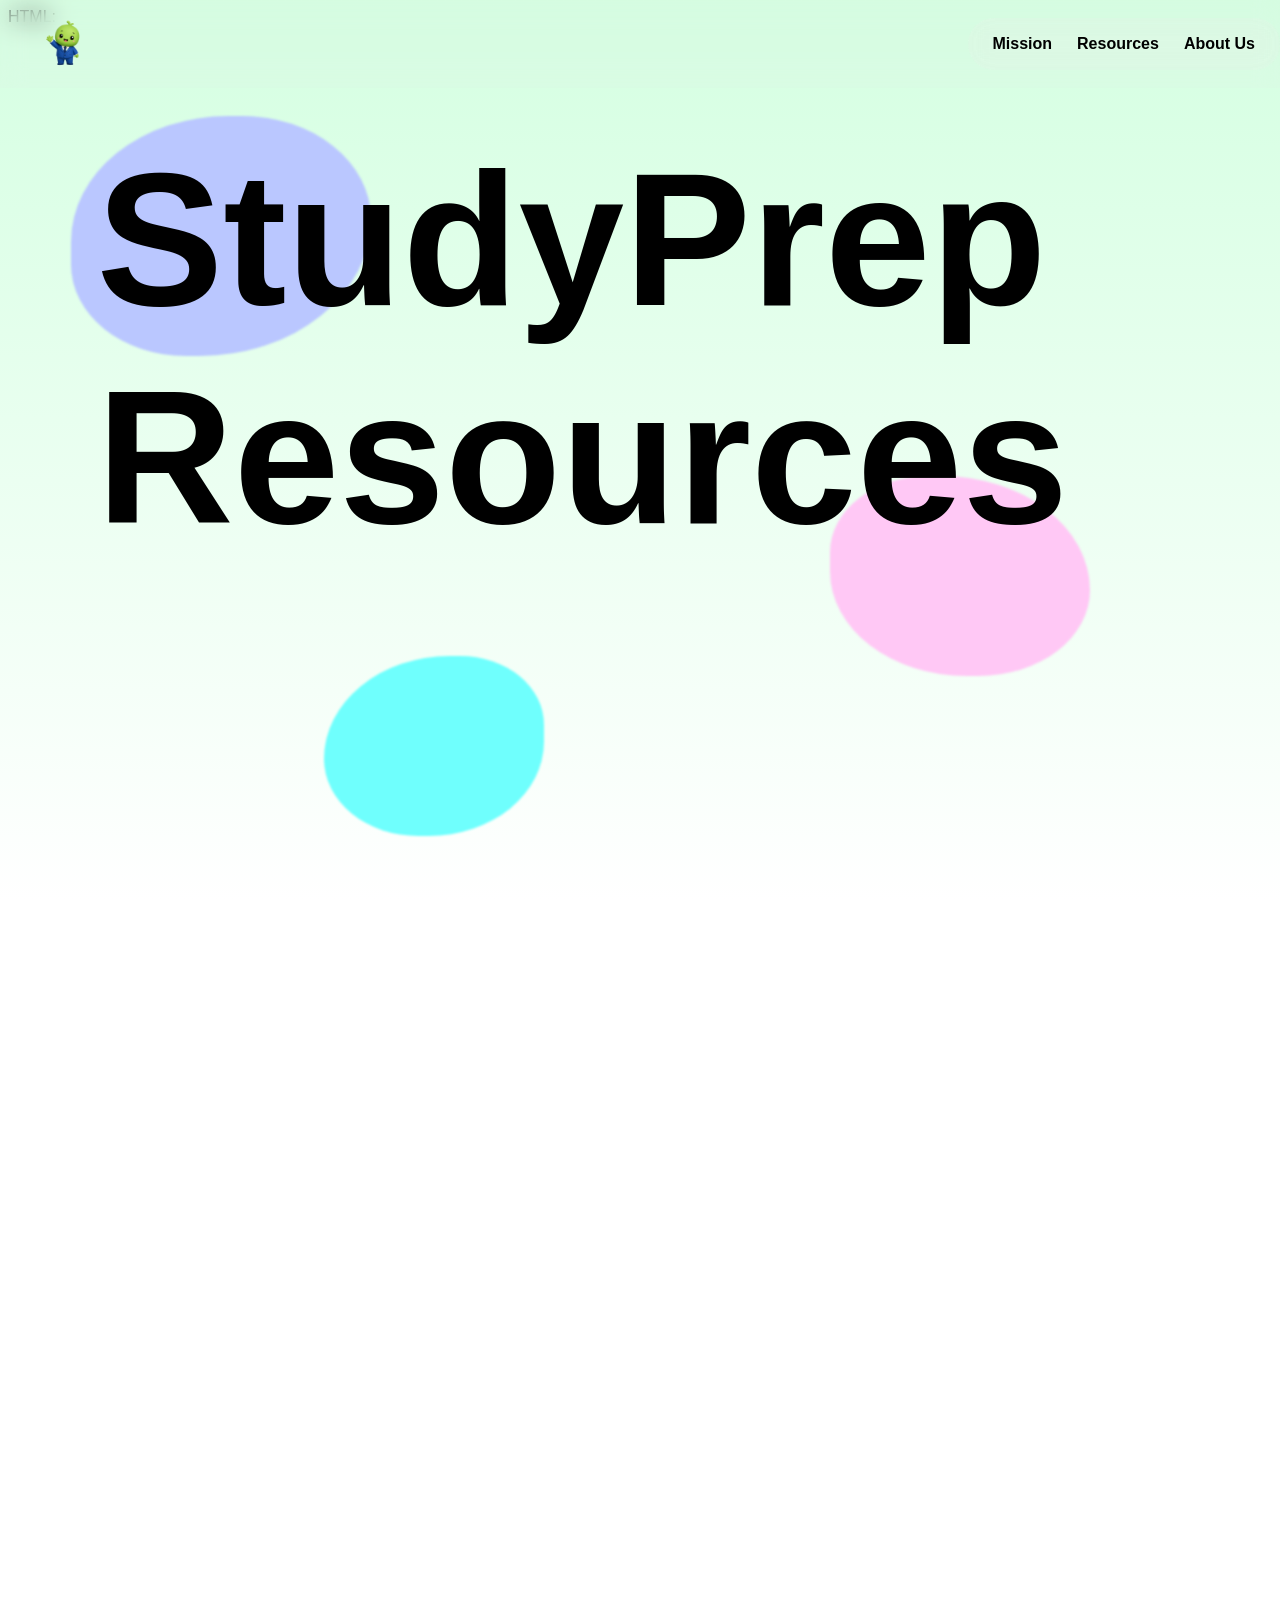
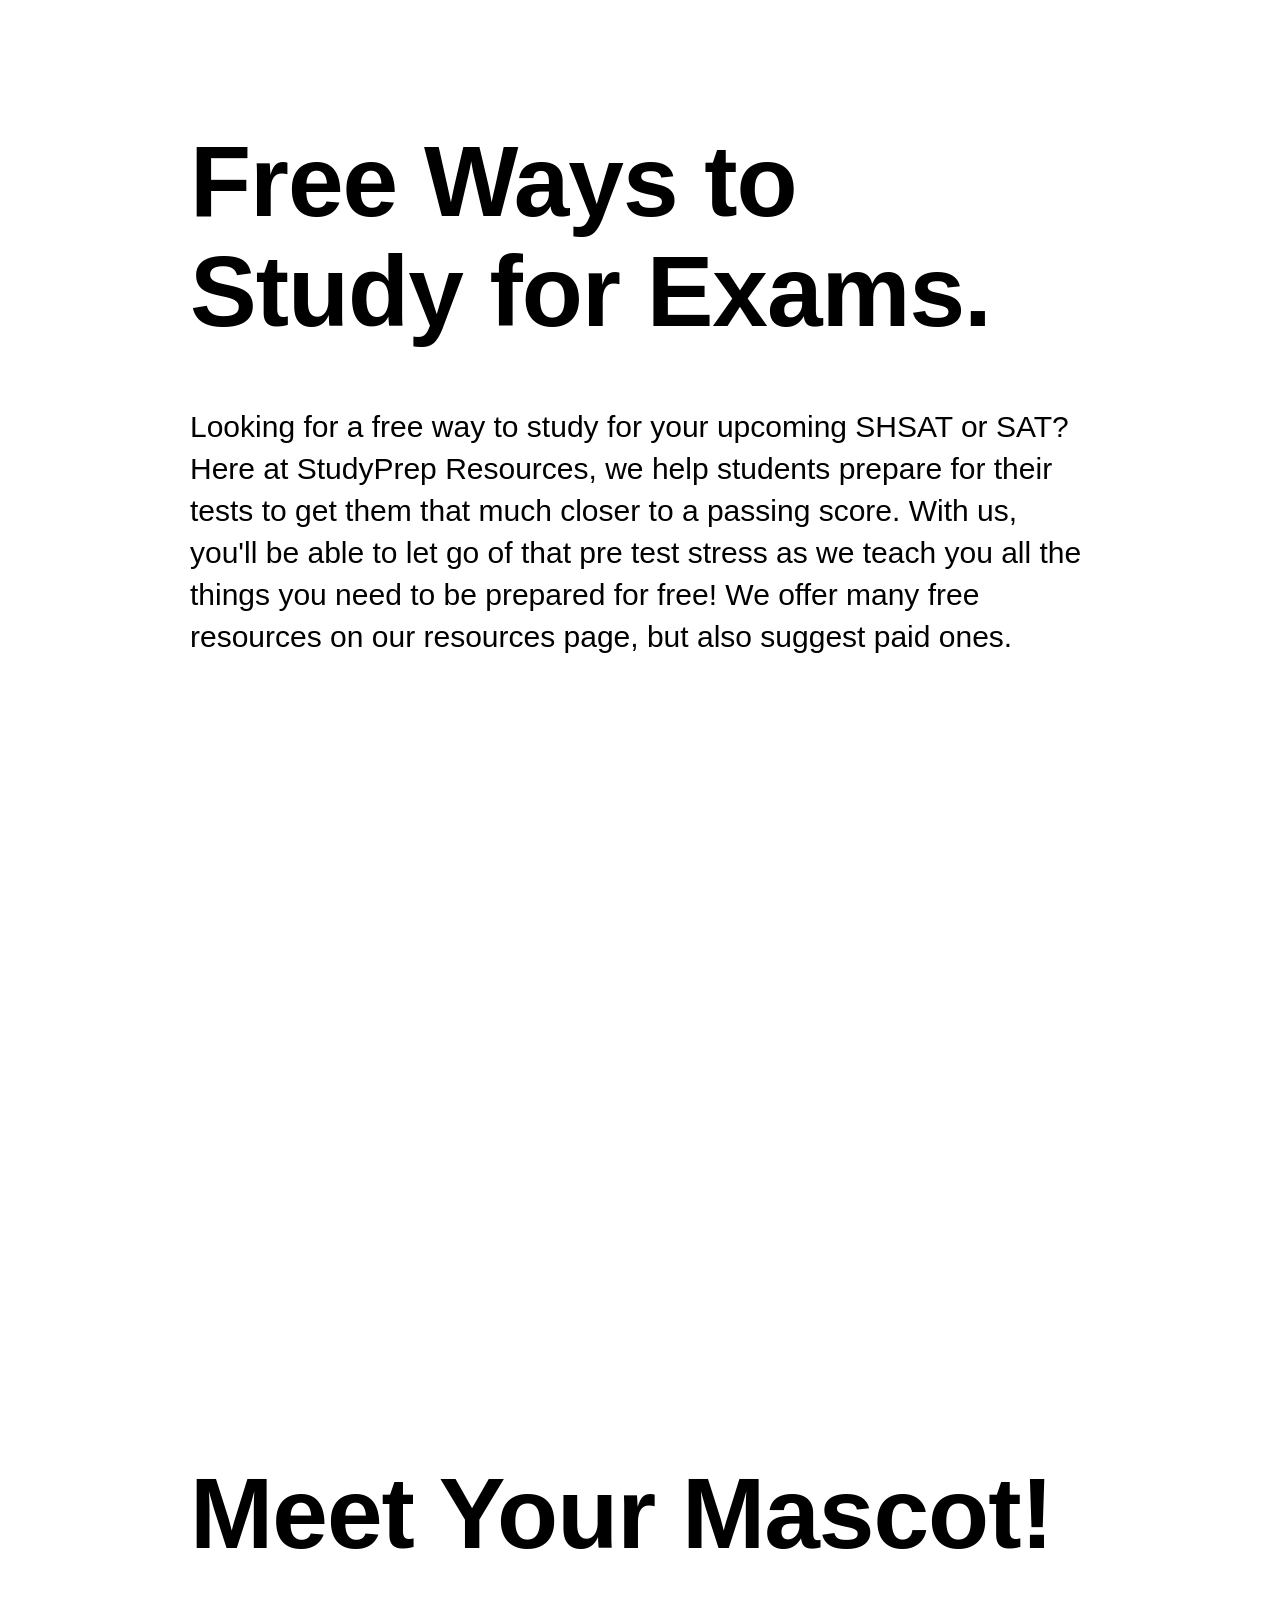
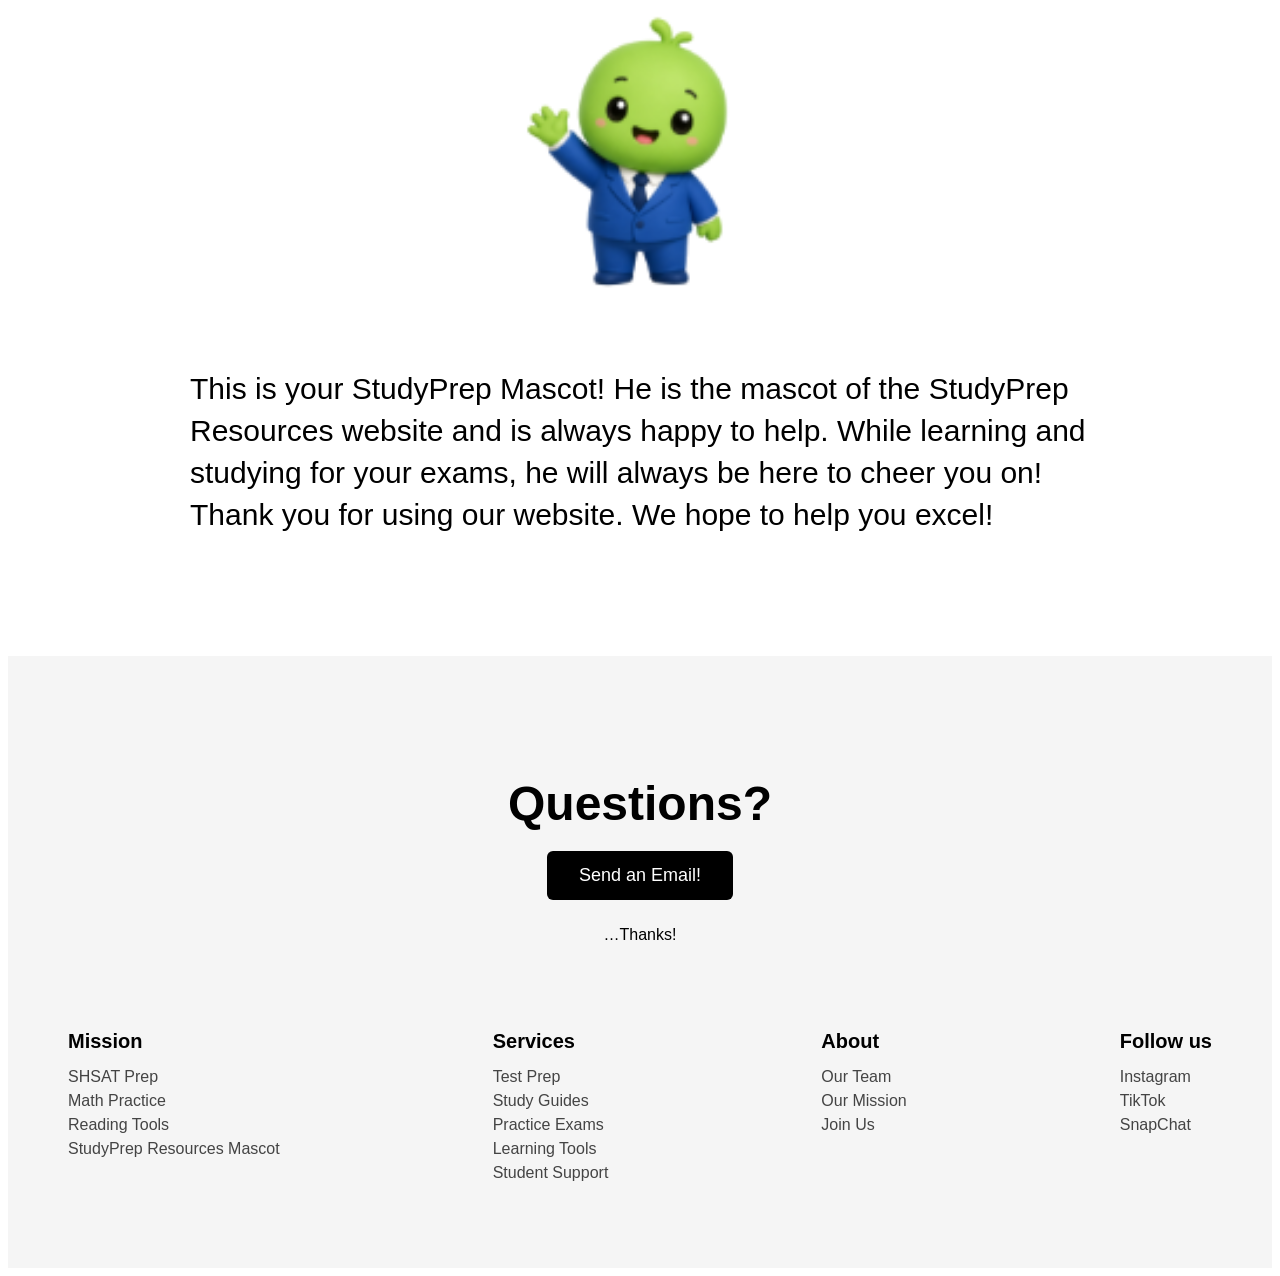
<file: index.html>
HTML: <!DOCTYPE html>
<html lang="en">
  <head>
    <meta charset="UTF-8" />
    <meta name="viewport" content="width=device-width, initial-scale=1.0" />
    <meta http-equiv="X-UA-Compatible" content="ie=edge" />
    <title>Homepage | StudyPrep Resources</title>
    <link rel="stylesheet" href="styles.css" />
  </head>
  <body>
    <!-- NAVBAR -->
    <nav class="navbar">
      <div class="nav-left">
        <a href="index.html">
          <img src="images/realLOGO.png" alt="logo/home" class="logo" />
        </a>
      </div>
      <div class="nav-right">
        <a href="mission.html" class="nav-btn">Mission</a>
        <a href="resources.html" class="nav-btn">Resources</a>
        <a href="meettheteam.html" class="nav-btn">About Us</a>
      </div>
    </nav>
    <!-- TEXT-MAIN -->
    <div class="text">
      <div class="blob blob1"></div>
      <div class="blob blob2"></div>
      <div class="blob blob3"></div>
      <div class="title">StudyPrep Resources</div>
    </div>
    <h3 class="fade-scroll">Free Ways to Study for Exams.</h3>
    <h5 class="fade-scroll">
      Looking for a free way to study for your upcoming SHSAT or SAT? Here at
      StudyPrep Resources, we help students prepare for their tests to get them that much
      closer to a passing score. With us, you'll be able to let go of that pre
      test stress as we teach you all the things you need to be prepared for
      free! We offer many free resources on our resources page, but also suggest
      paid ones.
    </h5>
    <h3 class="fade-scroll">Meet Your Mascot!</h3>
    <img
      src="images/realLOGO.png"
      alt="StudyPrep Resources logo"
      class="icons fade-scroll"
    />
    <h5 class="fade-scroll">
      This is your StudyPrep Mascot! He is the mascot of the StudyPrep Resources website and
      is always happy to help. While learning and studying for your exams, he will always be here to cheer you on! Thank you for using our
      website. We hope to help you excel!
    </h5>
    <footer class="site-footer">
      <div class="footer-top">
        <h2>Questions?</h2>
        <button class="footer-btn">Send an Email!</button>
        <p>…Thanks!</p>
      </div>
      <div class="footer-columns">
        <div class="footer-col">
          <h4>Mission</h4>
          <p>SHSAT Prep</p>
          <p>Math Practice</p>
          <p>Reading Tools</p>
          <p>StudyPrep Resources Mascot</p>
        </div>
        <div class="footer-col">
          <h4>Services</h4>
          <p>Test Prep</p>
          <p>Study Guides</p>
          <p>Practice Exams</p>
          <p>Learning Tools</p>
          <p>Student Support</p>
        </div>
        <div class="footer-col">
          <h4>About</h4>
          <p>Our Team</p>
          <p>Our Mission</p>
          <p>Join Us</p>
        </div>
        <div class="footer-col">
          <h4>Follow us</h4>
          <p>Instagram</p>
          <p>TikTok</p>
          <p>SnapChat</p>
        </div>
      </div>
    </footer>
    <script src="script.js"></script>
  </body>
</html>
</file>
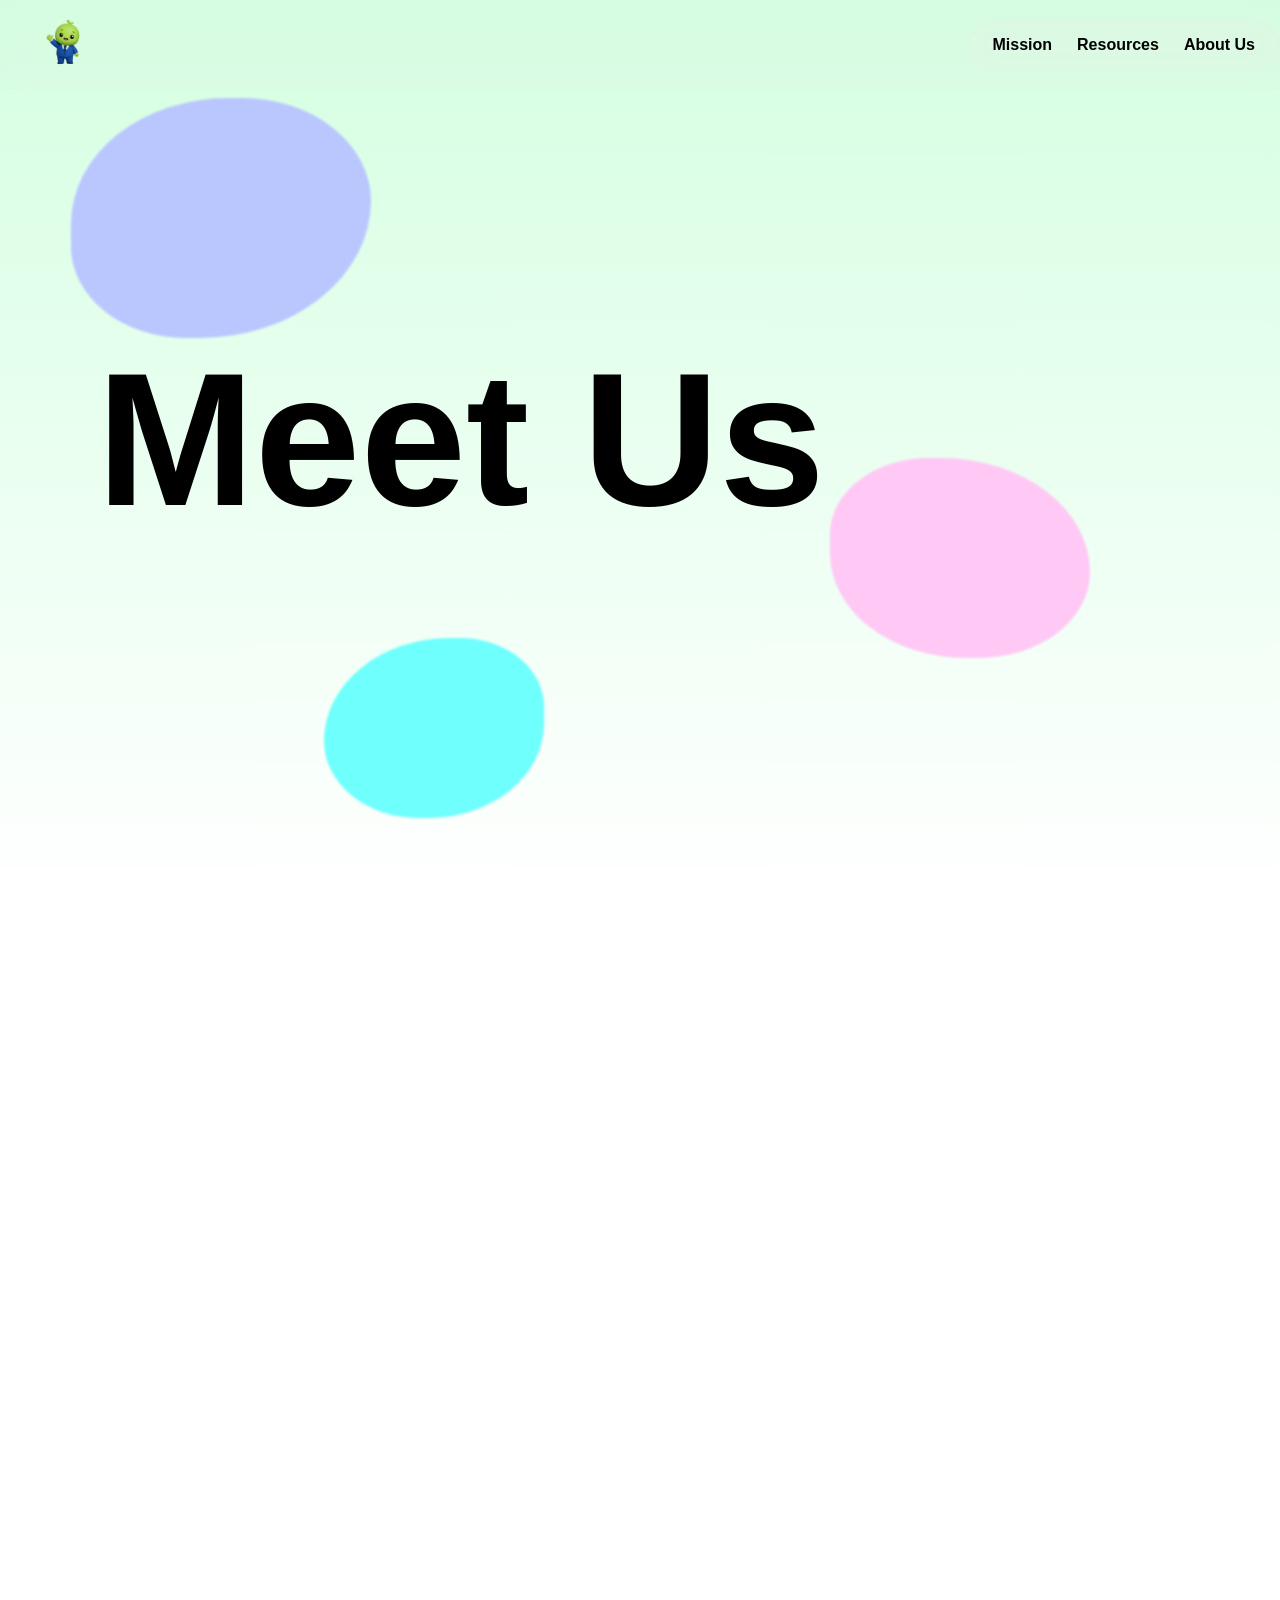
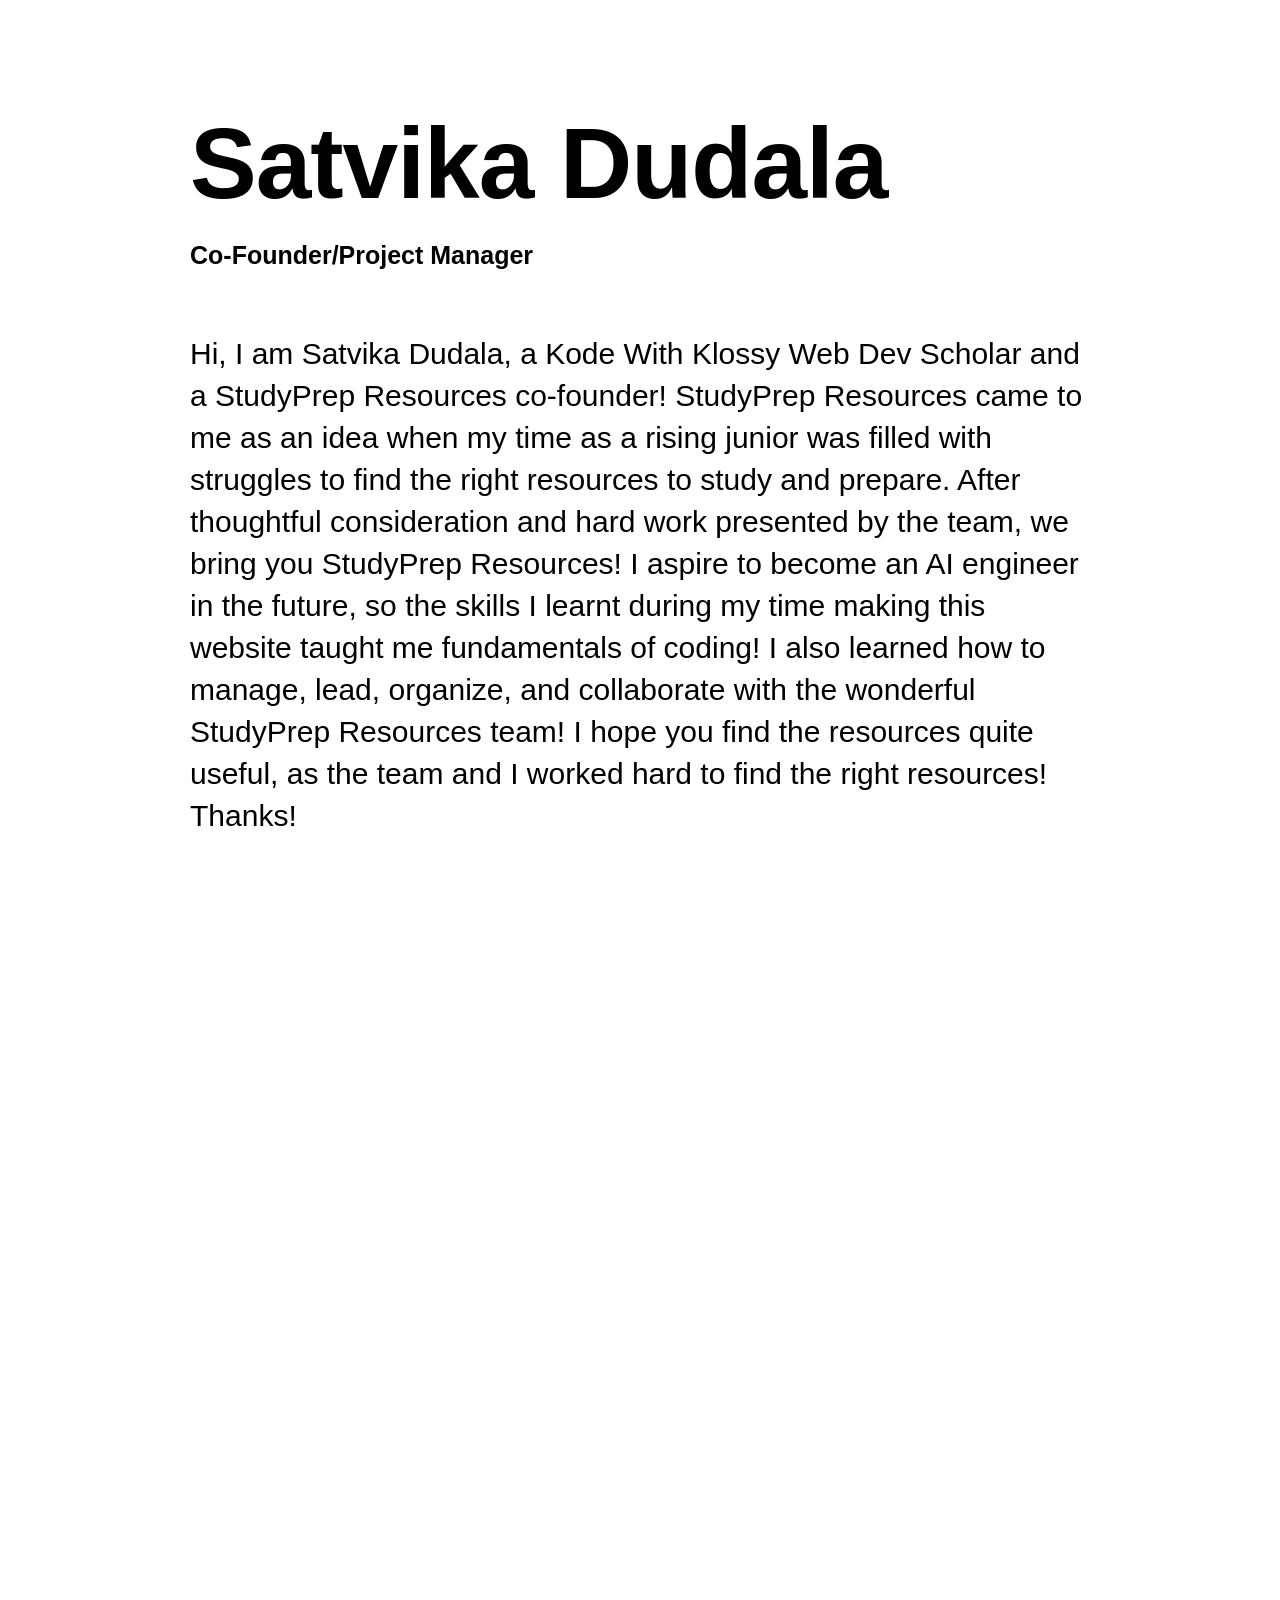
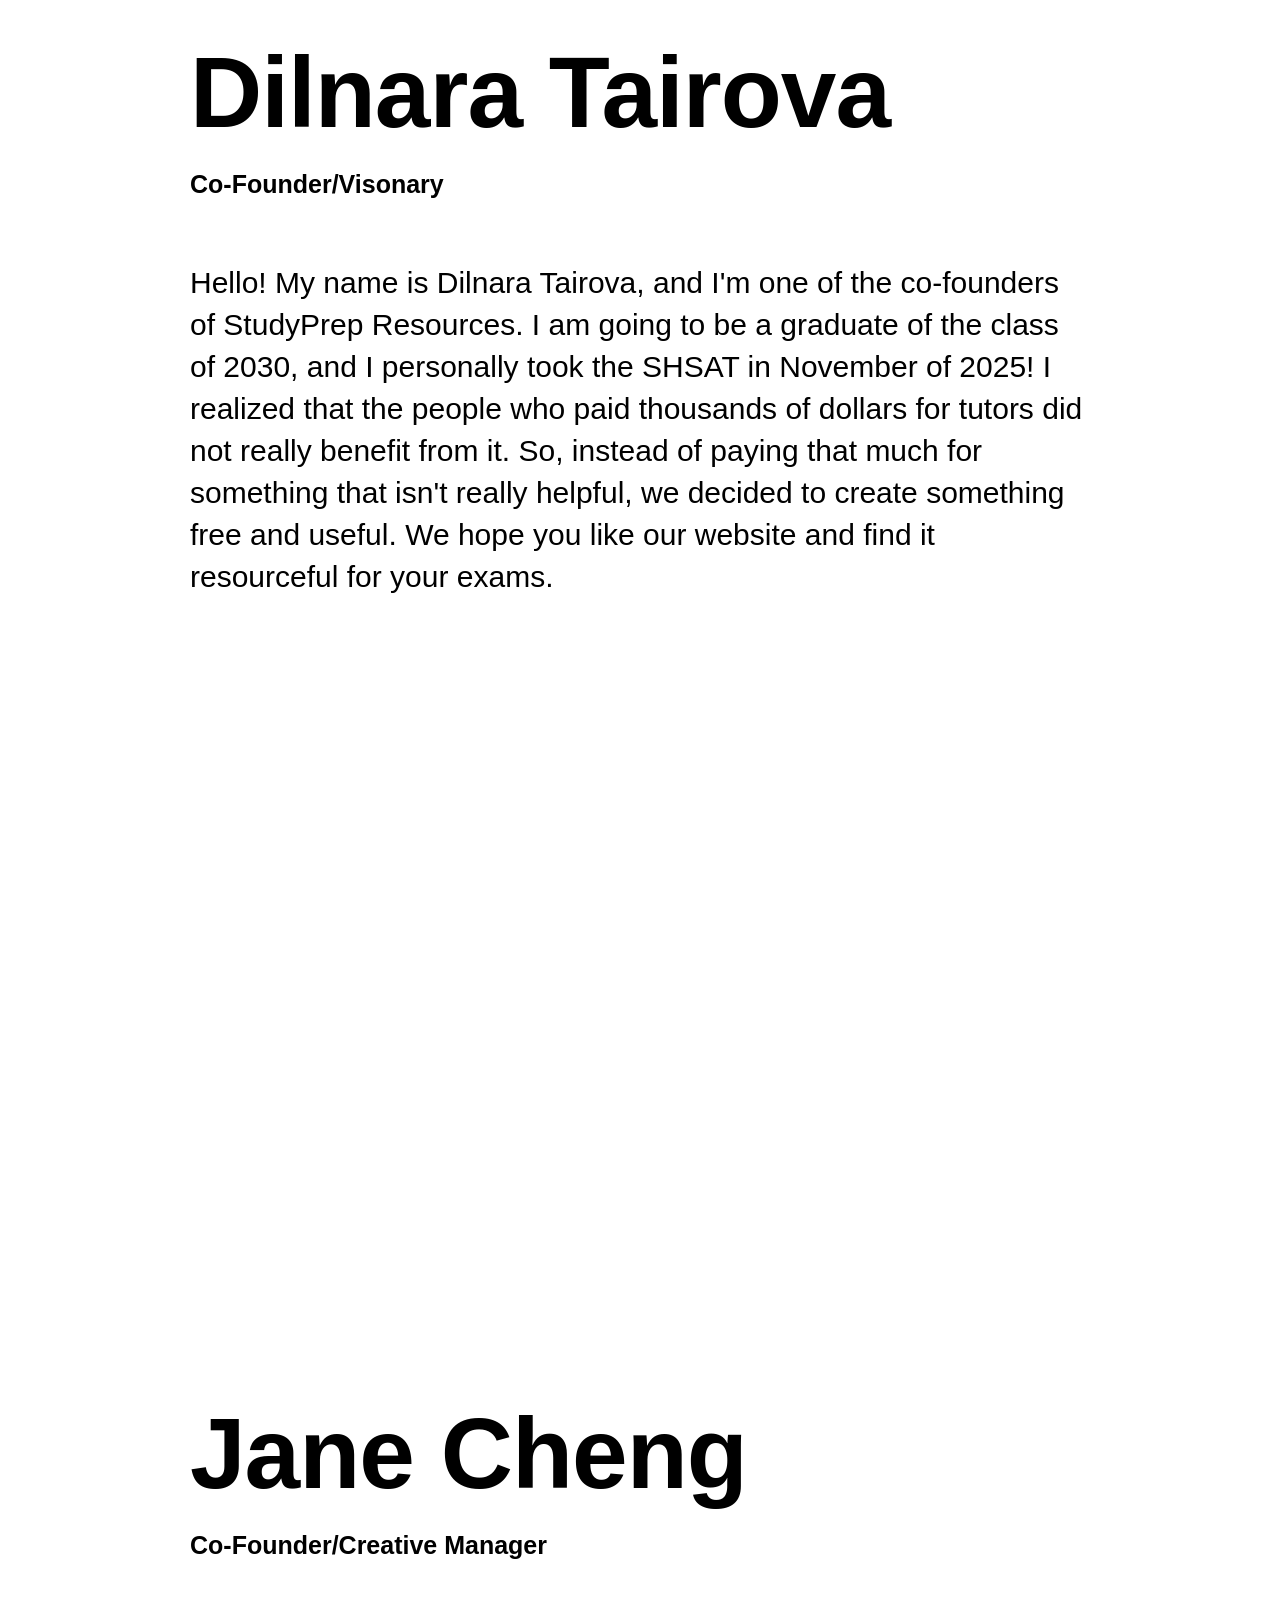
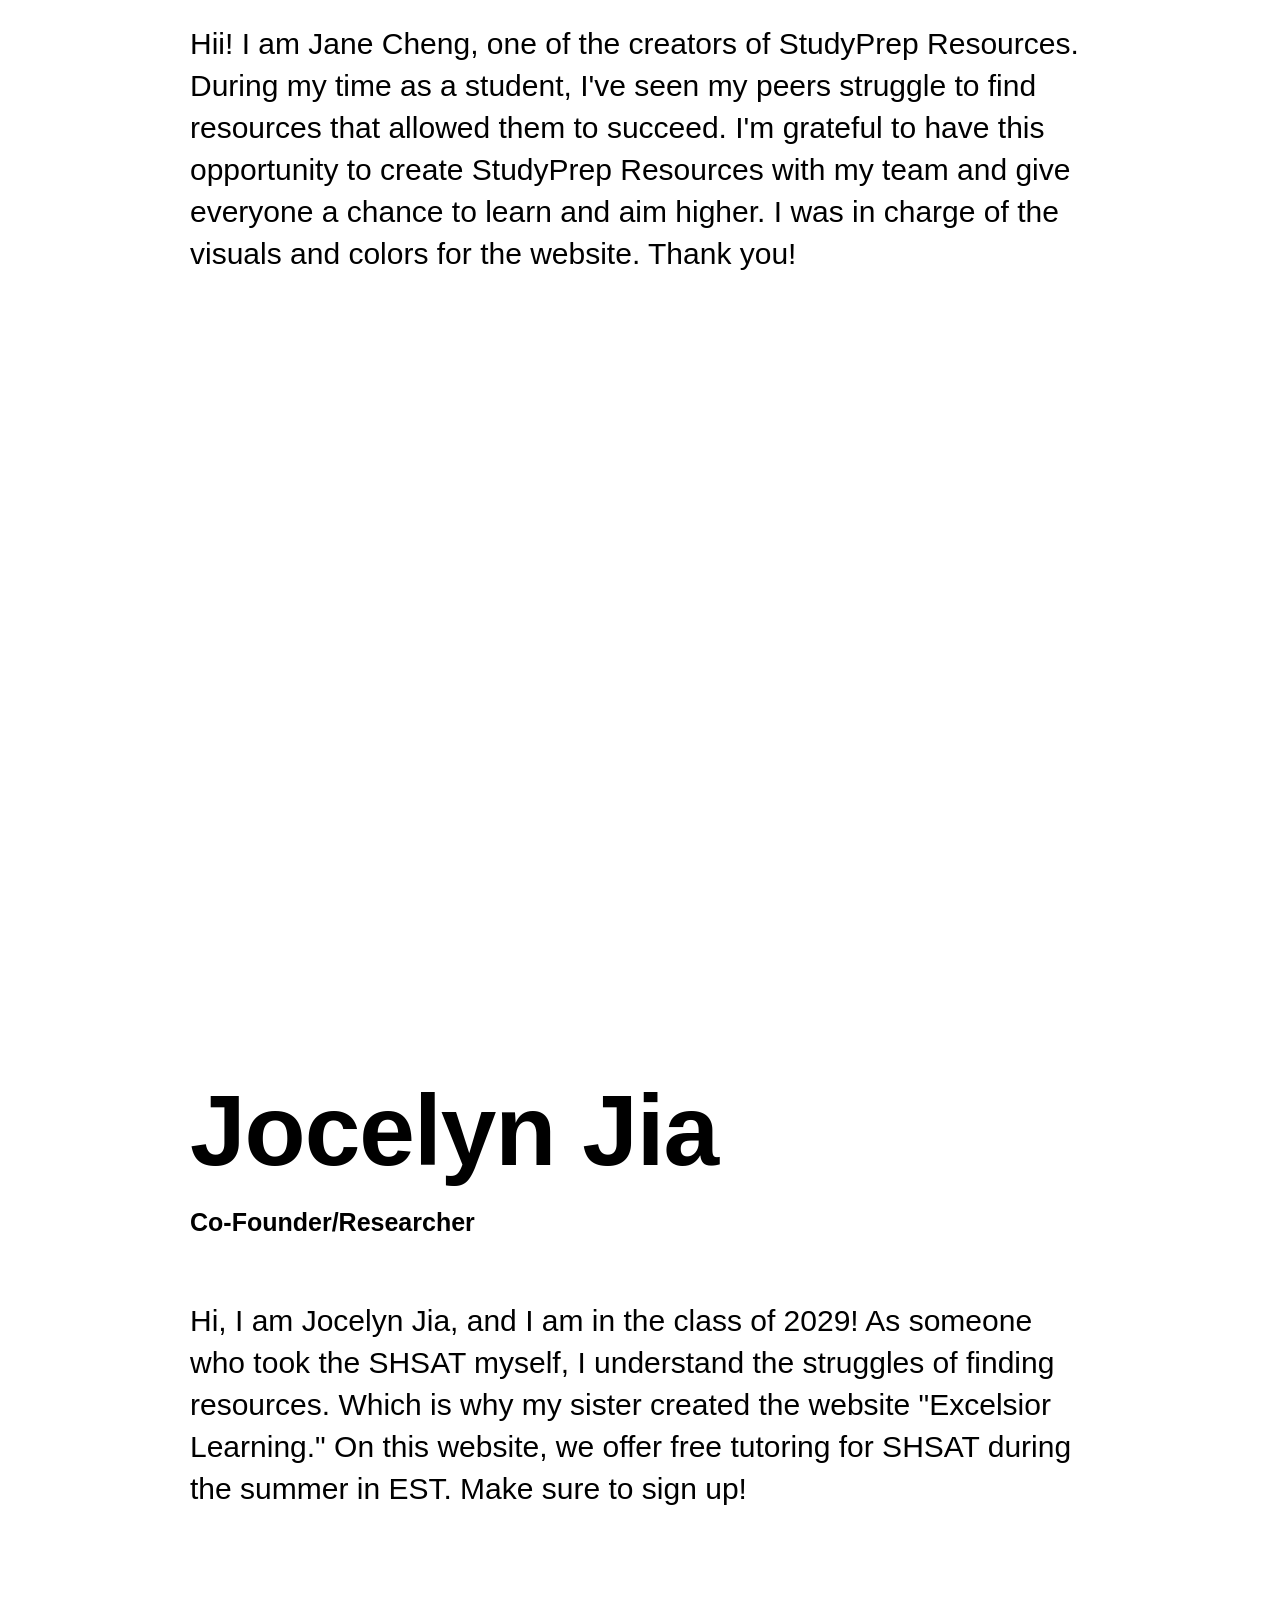
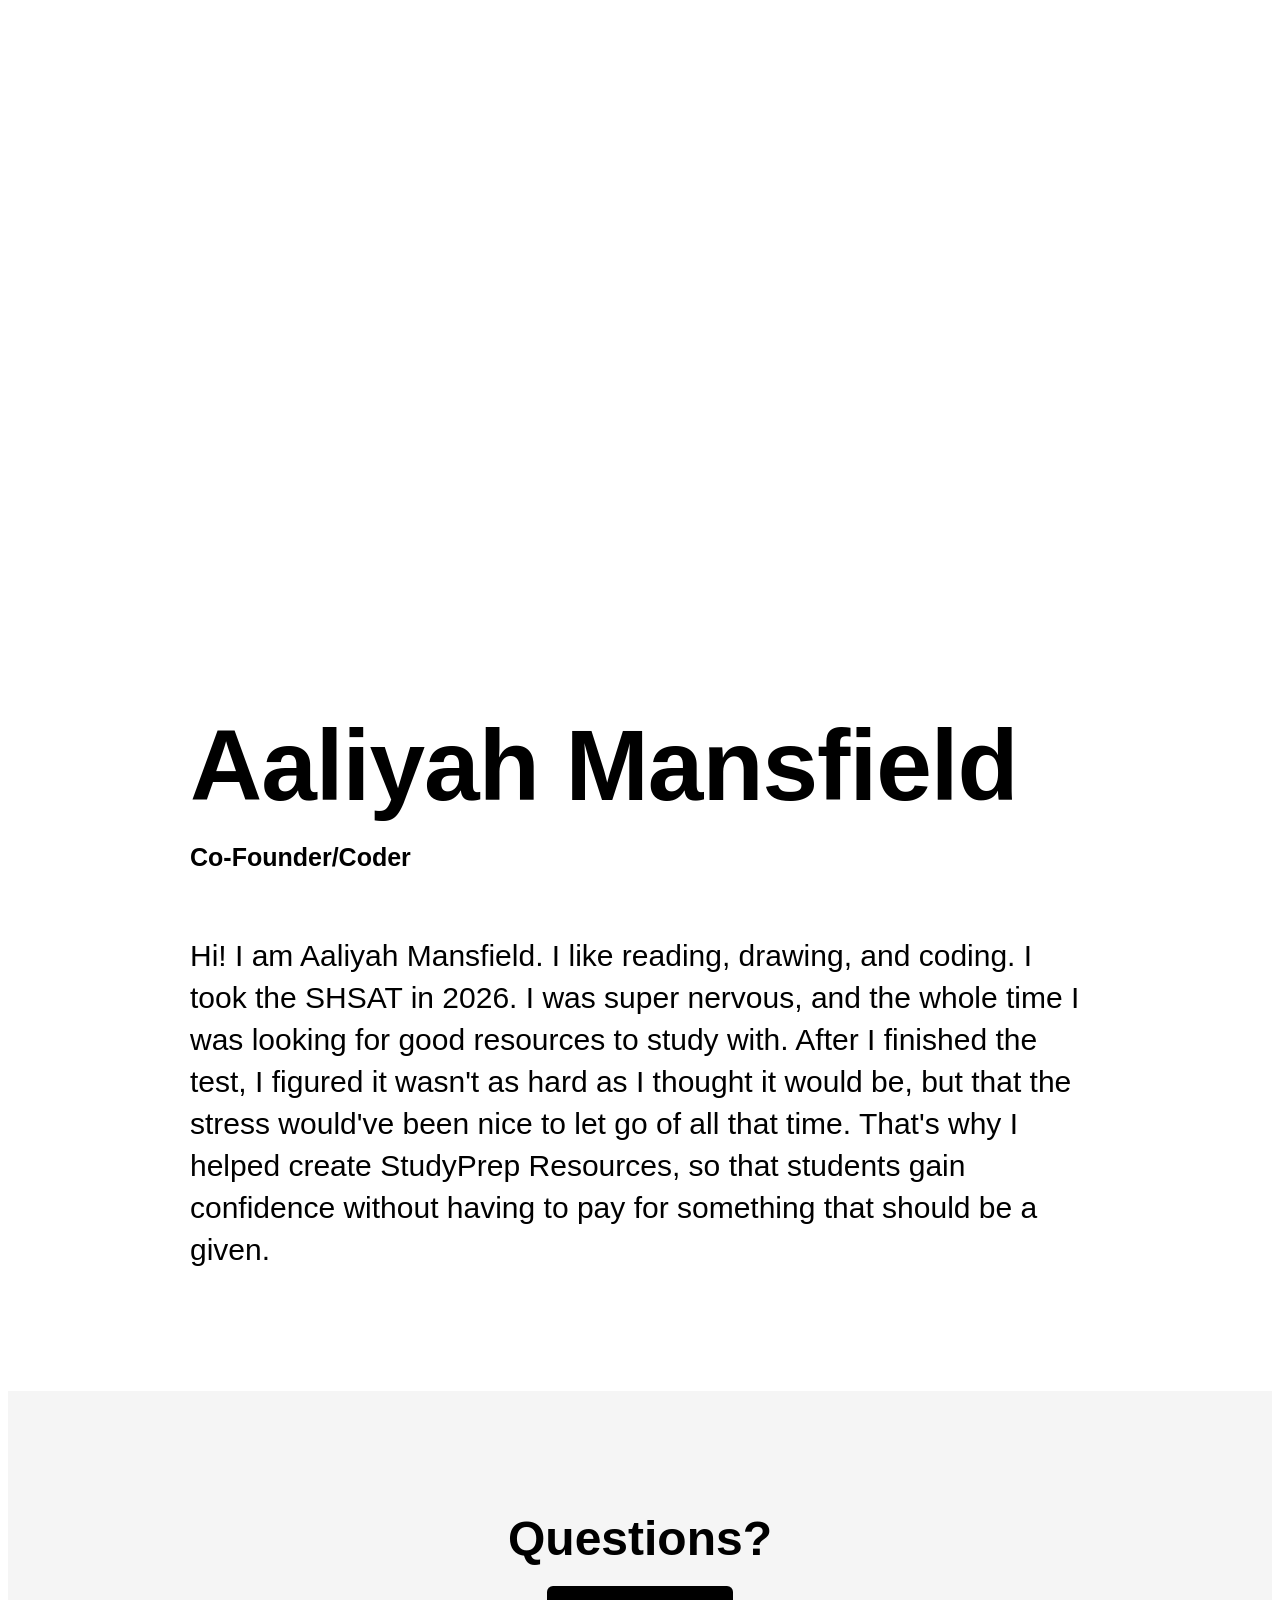
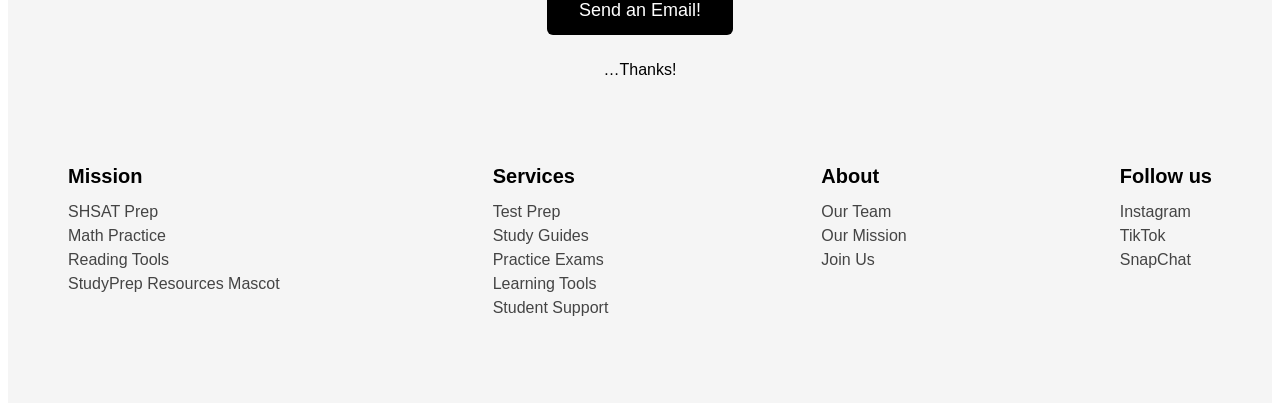
<file: meettheteam.html>
<!DOCTYPE html>
<html lang="en">
  <head>
    <meta charset="UTF-8" />
    <meta name="viewport" content="width=device-width, initial-scale=1.0" />
    <meta http-equiv="X-UA-Compatible" content="ie=edge" />
    <title>About Us | StudyPrep Resources</title>
    <link rel="stylesheet" href="meettheteam.css" />
  </head>

  <body>
    <!-- NAVBAR -->
    <nav class="navbar">
      <div class="nav-left">
        <a href="index.html">
          <img src="images/realLOGO.png" alt="logo/home" class="logo" />
        </a>
      </div>
      <div class="nav-right">
        <a href="mission.html" class="nav-btn">Mission</a>
        <a href="resources.html" class="nav-btn">Resources</a>
        <a href="meettheteam.html" class="nav-btn">About Us</a>
      </div>
    </nav>

    <!-- TEXT-MAIN -->
    <div class="text">
      <div class="blob blob1"></div>
      <div class="blob blob2"></div>
      <div class="blob blob3"></div>
      <div class="title">Meet Us</div>
    </div>
    <!-- SATVIKA  -->
    <h3 class="fade-scroll">Satvika Dudala</h3>
    <h4 class="roles fade-scroll">Co-Founder/Project Manager</h4>
    <h5 class="fade-scroll">
      Hi, I am Satvika Dudala, a Kode With Klossy Web Dev Scholar and a StudyPrep Resources co-founder! StudyPrep Resources came to me as an idea when my time as a
      rising junior was filled with struggles to find the right resources to
      study and prepare. After thoughtful consideration and hard work presented
      by the team, we bring you StudyPrep Resources! I aspire to become an AI engineer
      in the future, so the skills I learnt during my time making this website
      taught me fundamentals of coding! I also learned how to manage, lead,
      organize, and collaborate with the wonderful StudyPrep Resources team! I hope you
      find the resources quite useful, as the team and I worked hard to find
      the right resources! Thanks!
    </h5>

    <!-- DILNARA -->
    <h3 class="fade-scroll">Dilnara Tairova</h3>
    <h4 class="roles fade-scroll">Co-Founder/Visonary</h4>

    <h5 class="fade-scroll">
      Hello! My name is Dilnara Tairova, and I'm one of the co-founders of StudyPrep Resources. I am going to be a graduate of the class of 2030, and I personally took
      the SHSAT in November of 2025! I realized that the people who paid
      thousands of dollars for tutors did not really benefit from it. So,
      instead of paying that much for something that isn't really helpful, we
      decided to create something free and useful. We hope you like our website
      and find it resourceful for your exams.
    </h5>
    <!-- JANE -->
    <h3 class="fade-scroll">Jane Cheng</h3>
    <h4 class="roles fade-scroll">Co-Founder/Creative Manager</h4>

    <h5 class="fade-scroll">
      Hii! I am Jane Cheng, one of the creators of StudyPrep Resources. During my time
      as a student, I've seen my peers struggle to find resources that allowed
      them to succeed. I'm grateful to have this opportunity to create StudyPrep Resources with my team and give everyone a chance to learn and aim higher. I
      was in charge of the visuals and colors for the website. Thank you!
    </h5>

    <!-- JOCELYN -->
    <h3 class="fade-scroll">Jocelyn Jia</h3>
    <h4 class="roles fade-scroll">Co-Founder/Researcher</h4>

    <h5 class="fade-scroll">
      Hi, I am Jocelyn Jia, and I am in the class of 2029! As someone who took
      the SHSAT myself, I understand the struggles of finding resources. Which
      is why my sister created the website "Excelsior Learning." On this website,
      we offer free tutoring for SHSAT during the summer in EST. Make
      sure to sign up!
    </h5>
    <!-- AALIYAH -->
    <h3 class="fade-scroll">Aaliyah Mansfield</h3>
    <h4 class="roles fade-scroll">Co-Founder/Coder</h4>

    <h5 class="fade-scroll">
      Hi! I am Aaliyah Mansfield. I like reading, drawing, and coding. I took the
      SHSAT in 2026. I was super nervous, and the whole time I was looking for
      good resources to study with. After I finished the test, I figured it
      wasn't as hard as I thought it would be, but that the stress would've been
      nice to let go of all that time. That's why I helped create StudyPrep Resources,
      so that students gain confidence without having to pay for something that
      should be a given.
    </h5>

    <!-- FOOTER -->
    <footer class="site-footer">
      <div class="footer-top">
        <h2>Questions?</h2>
        <button class="footer-btn">Send an Email!</button>
        <p>…Thanks!</p>
      </div>

      <div class="footer-columns">
        <div class="footer-col">
          <h4>Mission</h4>
          <p>SHSAT Prep</p>
          <p>Math Practice</p>
          <p>Reading Tools</p>
          <p>StudyPrep Resources Mascot</p>
        </div>

        <div class="footer-col">
          <h4>Services</h4>
          <p>Test Prep</p>
          <p>Study Guides</p>
          <p>Practice Exams</p>
          <p>Learning Tools</p>
          <p>Student Support</p>
        </div>

        <div class="footer-col">
          <h4>About</h4>
          <p>Our Team</p>
          <p>Our Mission</p>
          <p>Join Us</p>
        </div>

        <div class="footer-col">
          <h4>Follow us</h4>
          <p>Instagram</p>
          <p>TikTok</p>
          <p>SnapChat</p>
        </div>
      </div>
    </footer>
    <script src="script.js"></script>
  </body>
</html>
</file>
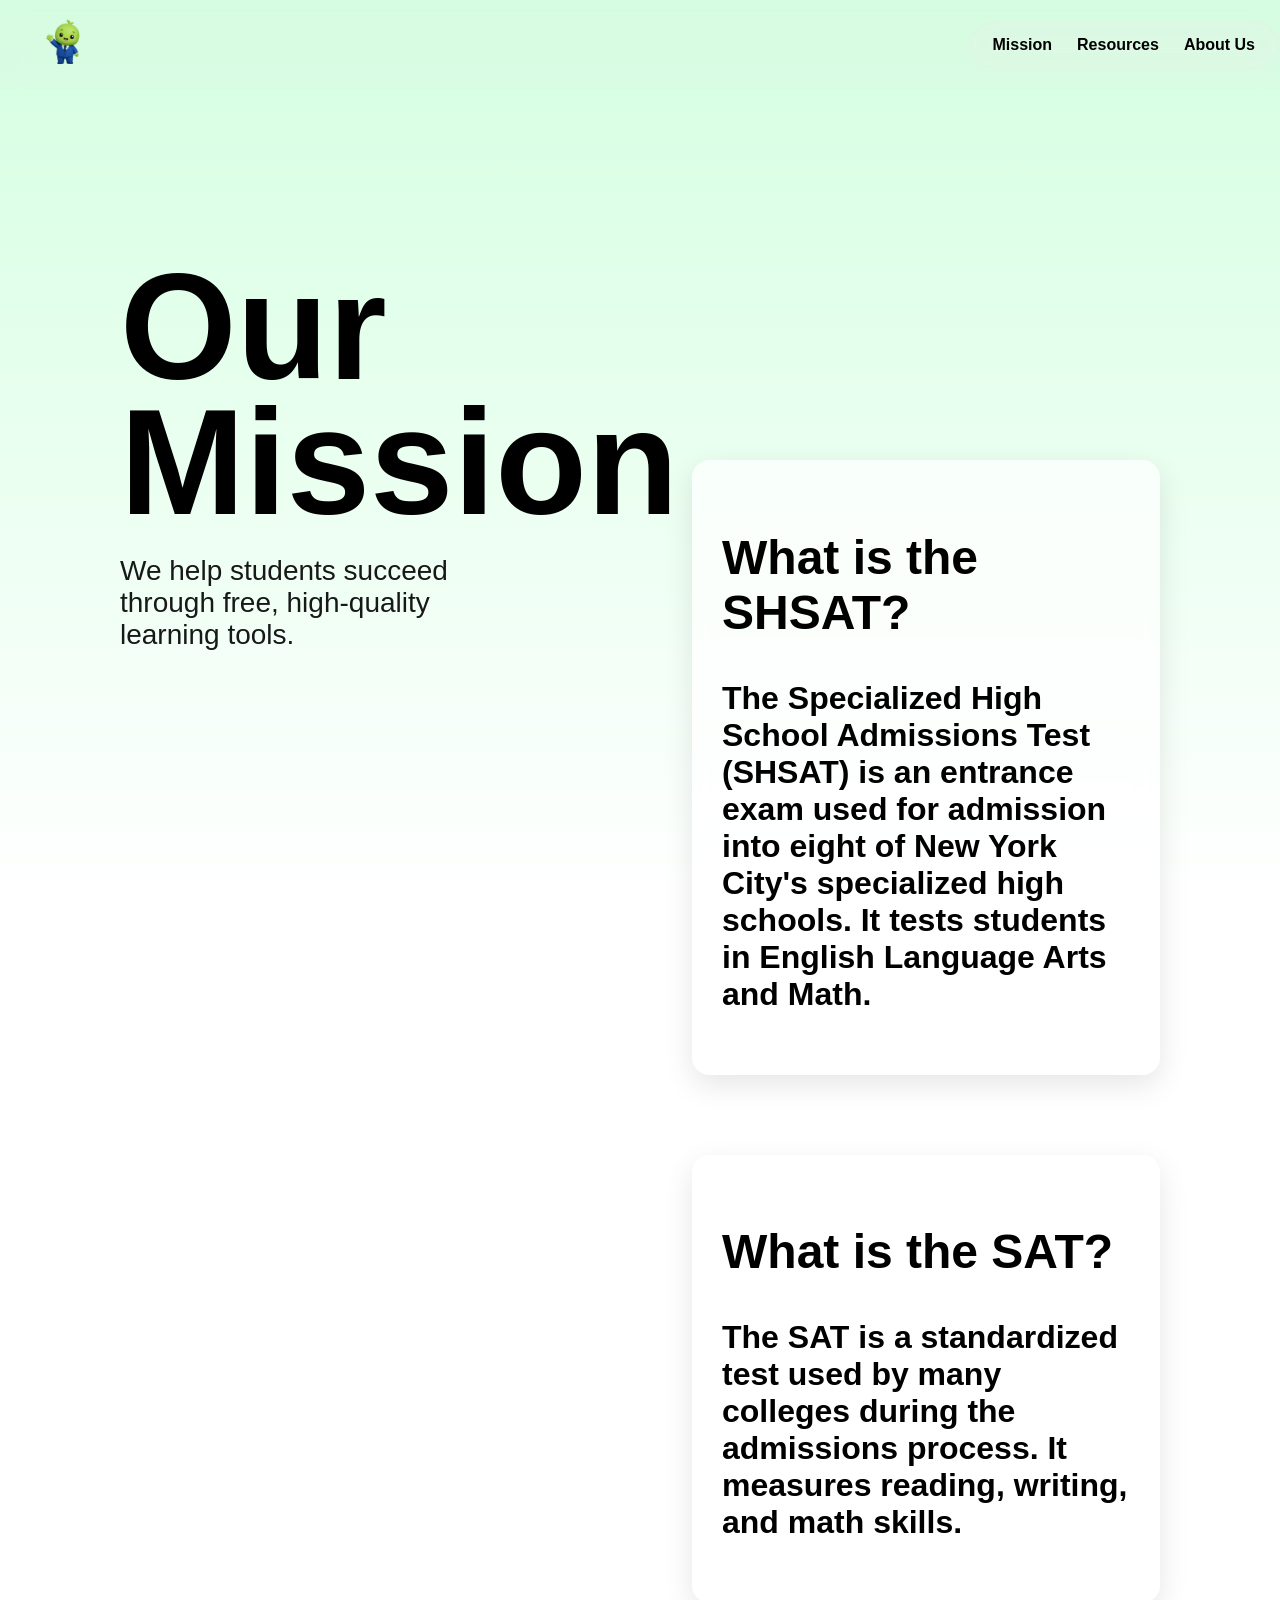
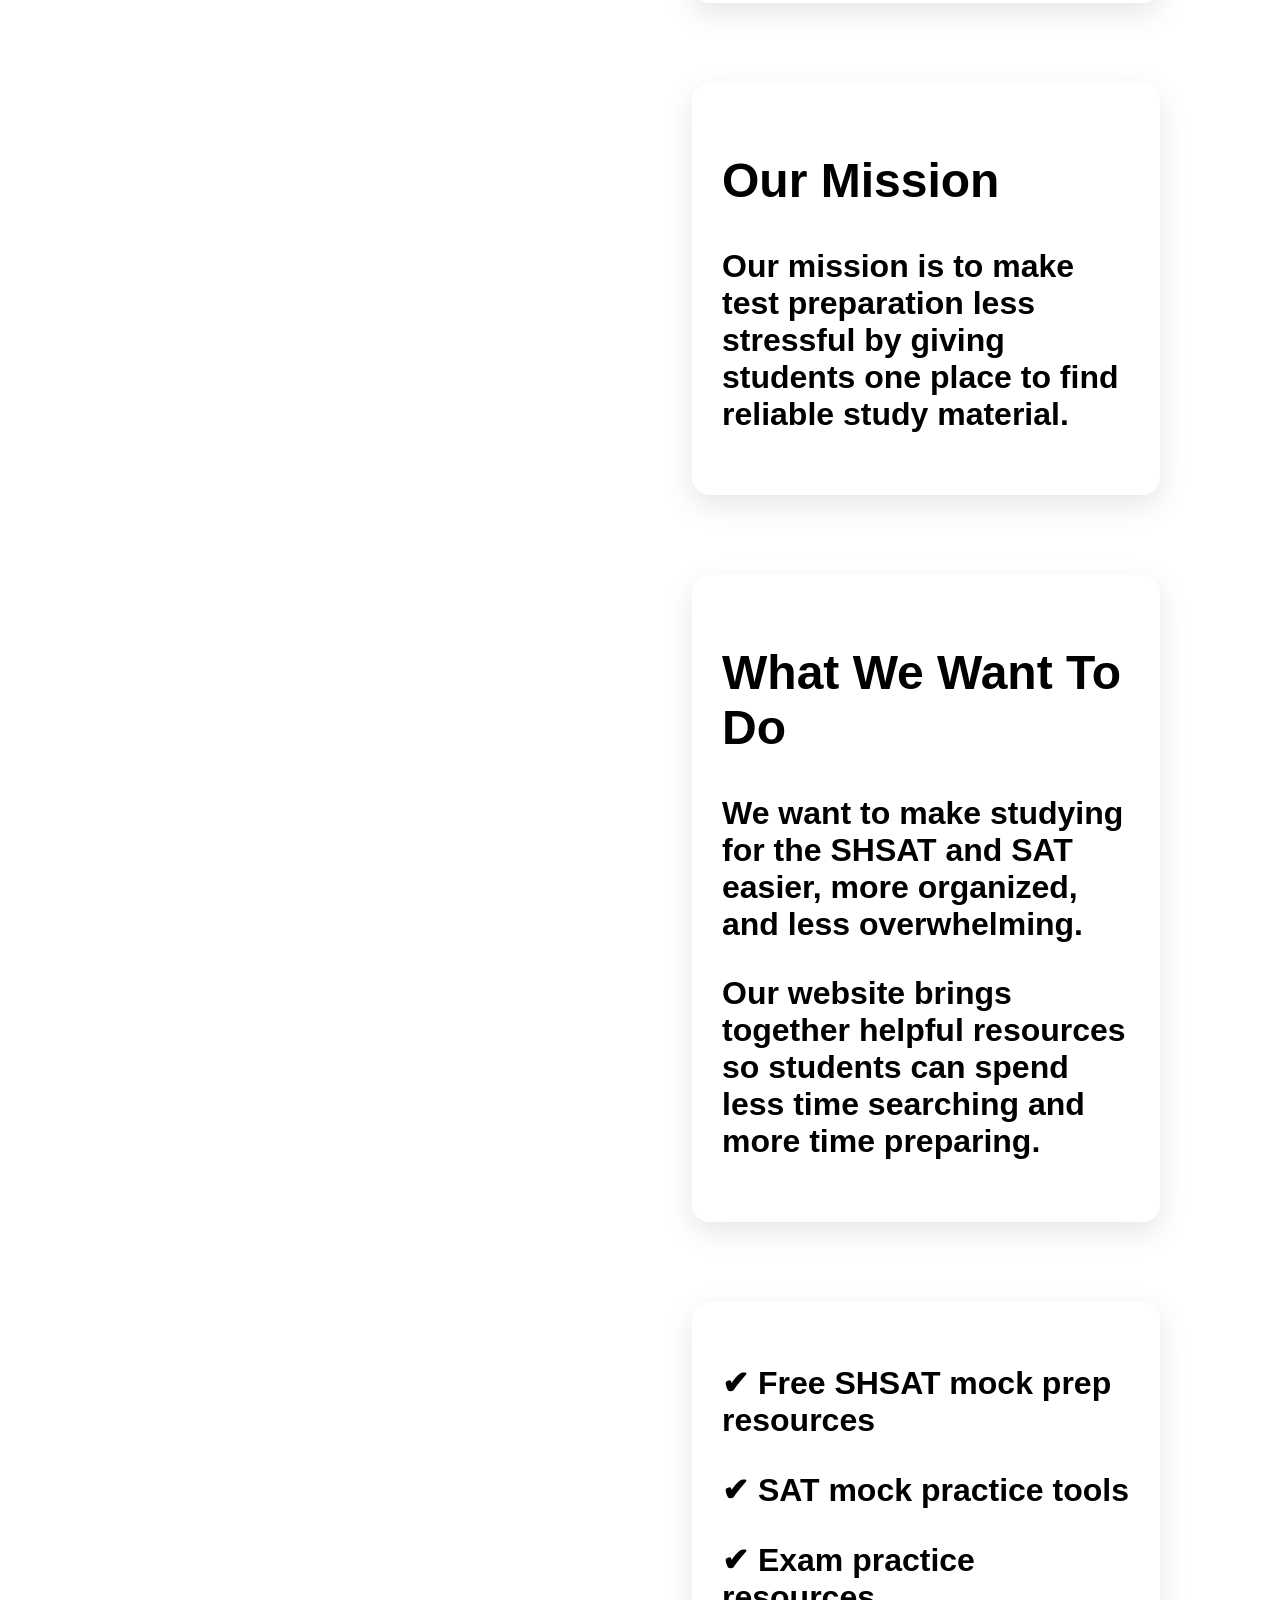
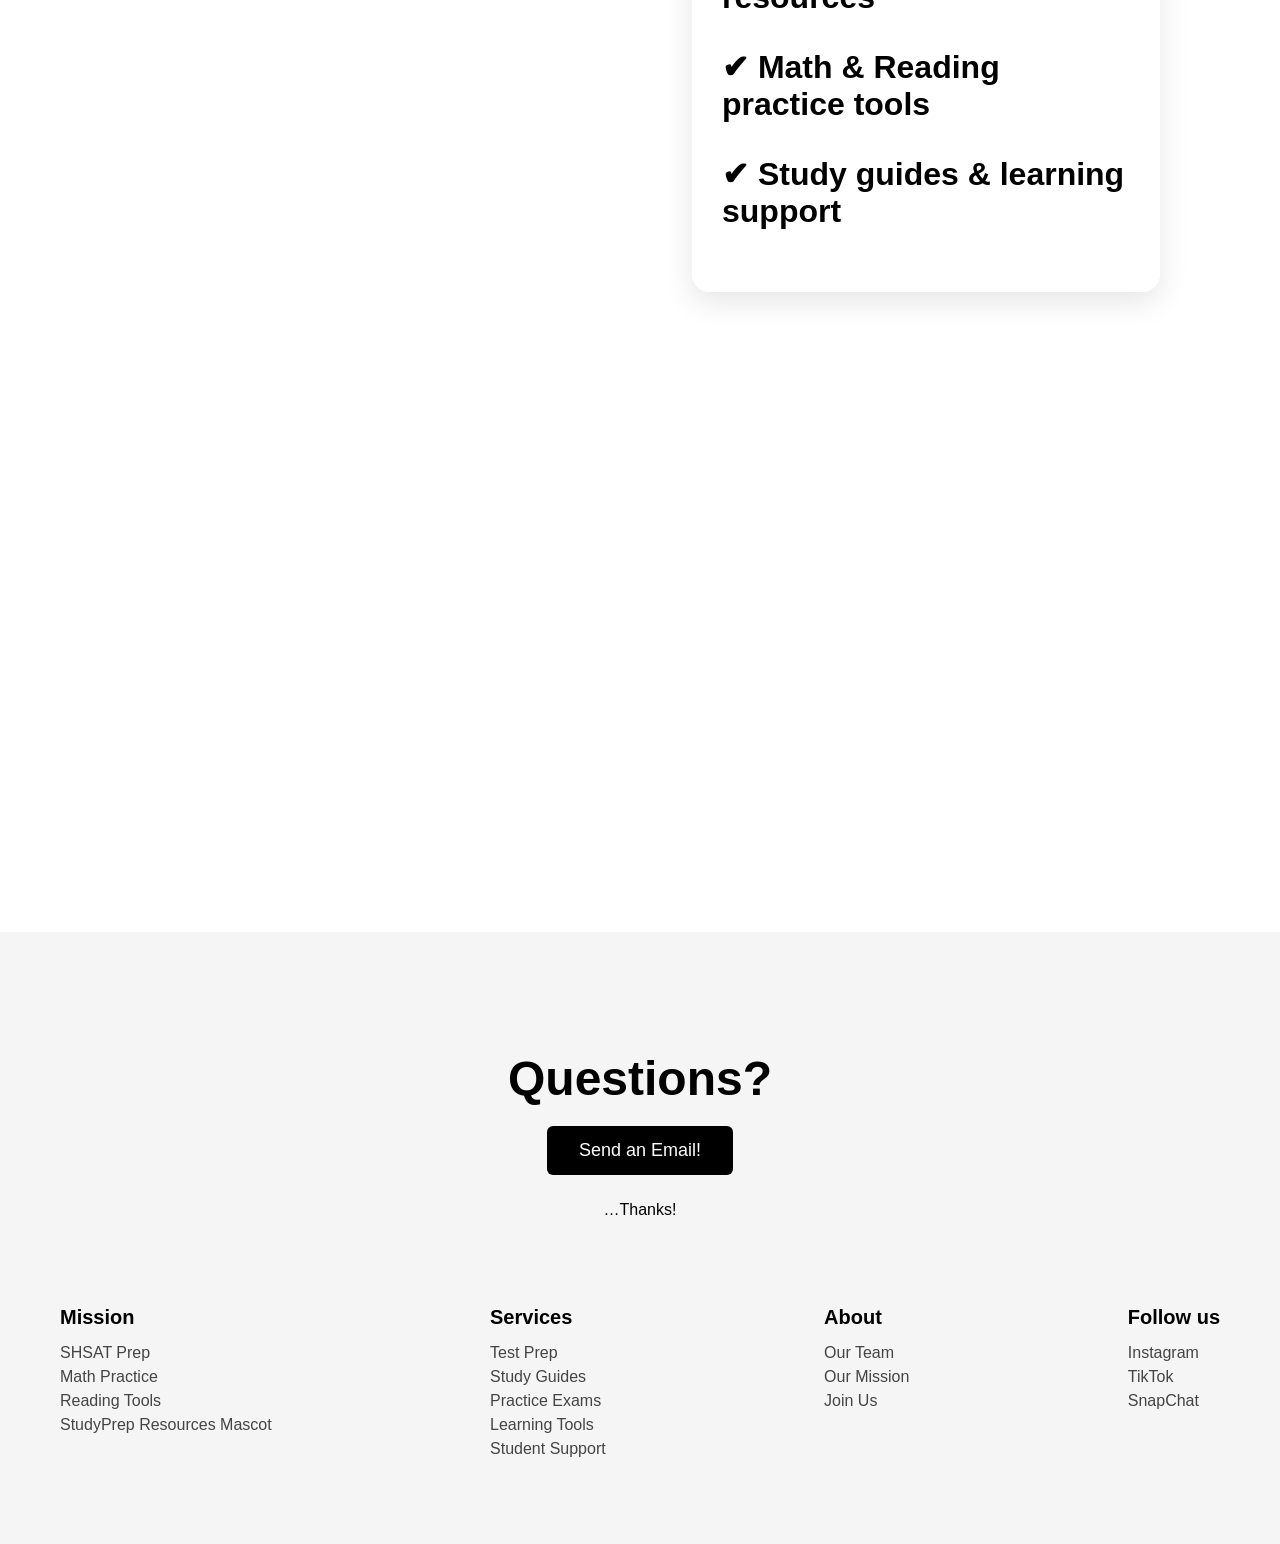
<file: mission.html>
<!DOCTYPE html>
<html lang="en">
  <head>
    <meta charset="UTF-8" />
    <meta name="viewport" content="width=device-width, initial-scale=1.0" />
    <title>Our Mission | StudyPrep Resources</title>
    <link rel="stylesheet" href="mission.css" />
  </head>

  <body>
    <!-- NAVBAR -->
    <nav class="navbar">
      <div class="nav-left">
        <a href="index.html">
          <img src="images/realLOGO.png" alt="logo/home" class="logo" />
        </a>
      </div>

      <div class="nav-right">
        <a href="mission.html" class="nav-btn">Mission</a>
        <a href="resources.html" class="nav-btn">Resources</a>
        <a href="meettheteam.html" class="nav-btn">About Us</a>
      </div>
    </nav>

    <!-- TEXT-MAIN -->
    <section class="mission-section">
      <div class="mission-left">
        <h1 class="mission-title">Our Mission</h1>
        <p class="mission-sub">
          We help students succeed through free, high‑quality learning tools.
        </p>
      </div>

      <div class="mission-right">
        <div class="fact-box">
          <h2>What is the SHSAT?</h2>
          <p>
            The <strong>Specialized High School Admissions Test (SHSAT)</strong>
            is an entrance exam used for admission into eight of New York City's
            specialized high schools. It tests students in English Language Arts
            and Math.
          </p>
        </div>

        <div class="fact-box">
          <h2>What is the SAT?</h2>
          <p>
            The <strong>SAT</strong> is a standardized test used by many
            colleges during the admissions process. It measures reading,
            writing, and math skills.
          </p>
        </div>

        <div class="fact-box">
          <h2>Our Mission</h2>
          <p>
            Our mission is to make test preparation less stressful by giving
            students one place to find reliable study material.
          </p>
        </div>

        <div class="fact-box">
          <h2>What We Want To Do</h2>
          <p>
            We want to make studying for the SHSAT and SAT easier, more
            organized, and less overwhelming.
          </p>
          <p>
            Our website brings together helpful resources so students can spend
            less time searching and more time preparing.
          </p>
        </div>

        <div class="fact-box">
          <p>✔ Free SHSAT mock prep resources</p>
          <p>✔ SAT mock practice tools</p>
          <p>✔ Exam practice resources</p>
          <p>✔ Math & Reading practice tools</p>
          <p>✔ Study guides & learning support</p>
        </div>
      </div>
    </section>

    <!-- FOOTER -->
    <footer class="site-footer">
      <div class="footer-top">
        <h2>Questions?</h2>
        <button class="footer-btn">Send an Email!</button>
        <p>…Thanks!</p>
      </div>

      <div class="footer-columns">
        <div class="footer-col">
          <h4>Mission</h4>
          <p>SHSAT Prep</p>
          <p>Math Practice</p>
          <p>Reading Tools</p>
          <p>StudyPrep Resources Mascot</p>
        </div>

        <div class="footer-col">
          <h4>Services</h4>
          <p>Test Prep</p>
          <p>Study Guides</p>
          <p>Practice Exams</p>
          <p>Learning Tools</p>
          <p>Student Support</p>
        </div>

        <div class="footer-col">
          <h4>About</h4>
          <p>Our Team</p>
          <p>Our Mission</p>
          <p>Join Us</p>
        </div>

        <div class="footer-col">
          <h4>Follow us</h4>
          <p>Instagram</p>
          <p>TikTok</p>
          <p>SnapChat</p>
        </div>
      </div>
    </footer>

    <script src="script.js"></script>
  </body>
</html>
</file>
<file: styles.css>
/* navbar */
.navbar {
  position: fixed;
  top: 0;
  left: 0;
  width: 100%;
  padding: 18px 40px;
  display: flex;
  justify-content: space-between;
  align-items: center;
  background: rgba(225, 225, 225, 0.114);
  backdrop-filter: blur(12px);
  z-index: 3;
}
.nav-right {
  display: flex;
  gap: 25px;
  padding: 12px 25px;
  background: rgba(232, 243, 231, 0.179);
  backdrop-filter: blur(14px);
  border-radius: 40px;
  margin-right: 40px;
}
.logo {
  height: 50px;
}
.nav-btn {
  text-decoration: none;
  font-weight: 600;
  color: #000;
  font-size: 16px;
  padding: 5px 0;
  transition: 0.25s ease;
}
.nav-btn:hover {
  background: rgba(2, 37, 32, 0.25);
  border-radius: 50px;
}
/* TEXT */
.text {
  position: relative;
  height: 100vh;
  overflow: hidden;
}
.title {
  position: absolute;
  left: 7%;
  bottom: 40%;
  font-size: 190px;
  font-weight: 800;
  color: #000;
  z-index: 2;
  animation: popDown 1s cubic-bezier(0.25, 1.3, 0.5, 1) forwards;
}
body {
  background: linear-gradient(
#d4ffe1, white);
  background-attachment: fixed;
  transition: background 5.6s ease;
  font-family: "Arial", sans-serif;
}
h3 {
  font-family: "Arial", sans-serif;
  font-size: 100px;
  font-weight: 800;
  color: #000;
  line-height: 1.1;
  letter-spacing: -1px;
  max-width: 900px;
  margin: 800px auto 20px;
  text-align: left;
}
h5 {
  font-family: "Arial", sans-serif;
  font-size: 30px;
  font-weight: 400;
  color: 
#000000;
  line-height: 1.4;
  max-width: 900px;
  margin: 60px auto 100px;
  text-align: left;
}
/* objects */
.blob {
  position: absolute;
  opacity: 0;
  animation: blobBounce 1s ease-out forwards;
  animation-fill-mode: forwards;
  filter: blur(1px);
  z-index: 1;
}
.blob1 {
  width: 300px;
  height: 240px;
  background: 
#bac7ff;
  border-radius: 55% 45% 60% 40%;
  top: 10%;
  left: 5%;
  animation-delay: 0.2s;
}
.blob2 {
  width: 260px;
  height: 200px;
  background: 
#ffc8f5;
  border-radius: 40% 60% 45% 55%;
  top: 50%;
  left: 65%;
  animation-delay: 0.4s;
}
.blob3 {
  width: 220px;
  height: 180px;
  background: 
#6ffffd;
  border-radius: 60% 40% 55% 45%;
  top: 70%;
  left: 25%;
  animation-delay: 0.6s;
}
.icons {
  display: block;
  margin: 40px auto;
  max-width: 300px;
  width: 100%;
}
/* ANIMATION */
@keyframes blobBounce {
  0% {
    transform: translateY(-200px) scale(0.7);
    opacity: 0;
  }
  60% {
    transform: translateY(20px) scale(1.1);
    opacity: 1;
  }
  80% {
    transform: translateY(-10px) scale(0.95);
    opacity: 1;
  }
  100% {
    transform: translateY(0) scale(1);
    opacity: 1; 
  }
}
@keyframes popDown {
  0% {
    transform: translateY(-150px) scale(0.8);
  }
  60% {
    transform: translateY(20px) scale(1.1);
  }
  80% {
    transform: translateY(-10px) scale(0.98);
  }
  100% {
    transform: translateY(0) scale(1);
  }
}
.fade-scroll {
  opacity: 1;
  transition: opacity 0.3s ease-out;
}
/* FOOTER */
.site-footer {
  background: 
#f5f5f5;
  padding: 80px 60px;
  margin-top: 120px;
  font-family: Arial, sans-serif;
}
.footer-top {
  text-align: center;
  margin-bottom: 60px;
}
.footer-top h2 {
  font-size: 48px;
  font-weight: 800;
  margin-bottom: 20px;
}
.footer-btn {
  background: #000;
  color: #fff;
  padding: 14px 32px;
  border: none;
  border-radius: 6px;
  font-size: 18px;
  cursor: pointer;
  margin-bottom: 10px;
}
.footer-btn:hover {
  background: #333;
}
.footer-columns {
  display: flex;
  justify-content: space-between;
  gap: 40px;
  max-width: 1200px;
  margin: 0 auto;
}
.footer-col h4 {
  font-size: 20px;
  font-weight: 700;
  margin-bottom: 15px;
}
.footer-col p {
  margin: 6px 0;
  color: #444;
  font-size: 16px;
}
</file>
<file: meettheteam.css>
body {
  background: linear-gradient(#d4ffe1, white);
  background-attachment: fixed;
  transition: background 5.6s ease;
  font-family: Arial, sans-serif;
}
/* NAVBAR */
.navbar {
  position: fixed;
  top: 0;
  left: 0;
  width: 100%;
  padding: 18px 40px;
  display: flex;
  justify-content: space-between;
  align-items: center;
  background: rgba(225, 225, 225, 0.114);
  backdrop-filter: blur(12px);
  z-index: 3;
}
.nav-right {
  display: flex;
  gap: 25px;
  padding: 12px 25px;
  background: rgba(232, 243, 231, 0.179);
  backdrop-filter: blur(14px);
  border-radius: 40px;
  margin-right: 40px;
}
.logo {
  height: 50px;
}
.nav-btn {
  text-decoration: none;
  font-weight: 600;
  color: #000;
  font-size: 16px;
  padding: 5px 0;
  transition: 0.25s ease;
}
.nav-btn:hover {
  background: rgba(2, 37, 32, 0.25);
  border-radius: 50px;
}

/* OBJECTS */
.blob {
  position: absolute;
  opacity: 0;
  animation: blobBounce 1s ease-out forwards;
  animation-fill-mode: forwards;
  filter: blur(1px);
  z-index: 1;
}
.blob1 {
  width: 300px;
  height: 240px;
  background: #bac7ff;
  border-radius: 55% 45% 60% 40%;
  top: 10%;
  left: 5%;
  animation-delay: 0.2s;
}
.blob2 {
  width: 260px;
  height: 200px;
  background: #ffc8f5;
  border-radius: 40% 60% 45% 55%;
  top: 50%;
  left: 65%;
  animation-delay: 0.4s;
}
.blob3 {
  width: 220px;
  height: 180px;
  background: #6ffffd;
  border-radius: 60% 40% 55% 45%;
  top: 70%;
  left: 25%;
  animation-delay: 0.6s;
}

/* ANIMATION */
@keyframes blobBounce {
  0% {
    transform: translateY(-200px) scale(0.7);
    opacity: 0;
  }
  60% {
    transform: translateY(20px) scale(1.1);
    opacity: 1;
  }
  80% {
    transform: translateY(-10px) scale(0.95);
    opacity: 1;
  }
  100% {
    transform: translateY(0) scale(1);
    opacity: 1;
  }
}
@keyframes popDown {
  0% {
    transform: translateY(-150px) scale(0.8);
  }
  60% {
    transform: translateY(20px) scale(1.1);
  }
  80% {
    transform: translateY(-10px) scale(0.98);
  }
  100% {
    transform: translateY(0) scale(1);
  }
}
.fade-scroll {
  opacity: 1;
  transition: opacity 0.3s ease-out;
}

/* TEXT */
.text {
  position: relative;
  height: 100vh;
  overflow: hidden;
}
.title {
  position: absolute;
  left: 7%;
  bottom: 40%;
  font-size: 190px;
  font-weight: 800;
  color: #000;
  z-index: 2;
  animation: popDown 1s cubic-bezier(0.25, 1.3, 0.5, 1) forwards;
  font-family: Arial, sans-serif;
}
h3 {
  font-family: "Arial", sans-serif;
  font-size: 100px;
  font-weight: 800;
  color: #000;
  line-height: 1.1;
  letter-spacing: -1px;
  max-width: 900px;
  margin: 800px auto 20px;
  text-align: left;
}

h5 {
  font-family: "Arial", sans-serif;
  font-size: 30px;
  font-weight: 400;
  color: #000000;
  line-height: 1.4;
  max-width: 900px;
  margin: 60px auto 100px;
  text-align: left;
}
.roles {
  font-family: "Arial", sans-serif;
  font-size: 25px;
  font-weight: 700;
  color: #000000;
  line-height: 1.4;
  max-width: 900px;
  margin: 10px auto 50px;
  text-align: left;
}

/* FOOTER */
.site-footer {
  background: #f5f5f5;
  padding: 80px 60px;
  margin-top: 120px;
  font-family: Arial, sans-serif;
}
.footer-top {
  text-align: center;
  margin-bottom: 60px;
}
.footer-top h2 {
  font-size: 48px;
  font-weight: 800;
  margin-bottom: 20px;
}
.footer-btn {
  background: #000;
  color: #fff;
  padding: 14px 32px;
  border: none;
  border-radius: 6px;
  font-size: 18px;
  cursor: pointer;
  margin-bottom: 10px;
}
.footer-btn:hover {
  background: #333;
}
.footer-columns {
  display: flex;
  justify-content: space-between;
  gap: 40px;
  max-width: 1200px;
  margin: 0 auto;
}
.footer-col h4 {
  font-size: 20px;
  font-weight: 700;
  margin-bottom: 15px;
}
.footer-col p {
  margin: 6px 0;
  color: #444;
  font-size: 16px;
}
</file>
<file: mission.css>
/* navbar */
.navbar {
  position: fixed;
  top: 0;
  left: 0;
  width: 100%;
  padding: 18px 40px;
  display: flex;
  justify-content: space-between;
  align-items: center;
  background: rgba(225, 225, 225, 0.114);
  backdrop-filter: blur(12px);
  z-index: 3;
}

.nav-right {
  display: flex;
  gap: 25px;
  padding: 12px 25px;
  background: rgba(232, 243, 231, 0.179);
  backdrop-filter: blur(14px);
  border-radius: 40px;
  margin-right: 40px;
}

.logo {
  height: 50px;
}

.nav-btn {
  text-decoration: none;
  font-weight: 600;
  color: #000;
  font-size: 16px;
  padding: 5px 0;
  transition: 0.25s ease;
}

.nav-btn:hover {
  background: rgba(2, 37, 32, 0.25);
  border-radius: 50px;
}

/* text*/
body {
  margin: 0;
  padding-top: 100px;
  font-family: Arial, sans-serif;
  background: linear-gradient(#d4ffe1, white);
  background-attachment: fixed;
  transition: background 5.6s ease;
}
.text {
  position: relative;
  height: 100vh;
  overflow: hidden;
}

.mission-title {
  font-size: 150px;
  font-weight: 800;
  margin: 0;
  line-height: 0.9;
}

.mission-sub {
  font-size: 28px;
  margin-top: 25px;
  max-width: 420px;
  opacity: 0.9;
}

.mission-section {
  display: flex;
  justify-content: space-between;
  padding: 160px 120px;
  min-height: 260vh;
  position: relative;
}
.mission-left {
  width: 40%;
  position: relative;
}
.mission-left.fixed {
  position: fixed;
  top: 140px;
  left: 120px;
}
.mission-left.stop {
  position: absolute;
  bottom: 0;
}
.mission-right {
  width: 45%;
  margin-left: auto;
  padding-top: 200px;
  padding-bottom: 200px;
}

.fact-box {
  opacity: 0;
  transform: translateY(60px);
  background: rgba(255, 255, 255, 0.7);
  backdrop-filter: blur(10px);
  padding: 30px;
  border-radius: 18px;
  font-size: 32px;
  font-weight: 600;
  margin-bottom: 80px;
  box-shadow: 0 10px 30px rgba(0, 0, 0, 0.1);
  transition: opacity 0.8s ease, transform 0.8s ease;
}
.fact {
  opacity: 0;
  transform: translateY(60px);
  font-size: 42px;
  font-weight: 600;
  margin-bottom: 100px;
  transition: opacity 0.8s ease, transform 0.8s ease;
}

.fact.visible {
  opacity: 1;
  transform: translateY(0);
}
.fact-box.visible {
  opacity: 1;
  transform: translateY(0);
}

.fact-box.fade-out {
  opacity: 0 !important;
  transform: translateY(-40px);
}

.final-box {
  position: fixed;
  right: 120px;
  top: 200px;
  width: 420px;
  padding: 40px;
  background: rgba(255, 255, 255, 0.75);
  backdrop-filter: blur(12px);
  border-radius: 20px;
  box-shadow: 0 10px 40px rgba(0, 0, 0, 0.15);
  font-size: 22px;
  font-weight: 600;
  opacity: 0;
  transform: translateY(40px);
  transition: opacity 0.8s ease, transform 0.8s ease;
  z-index: 2;
}
.final-box.visible {
  opacity: 1;
  transform: translateY(0);
}
.fact.fade-out {
  opacity: 0 !important;
  transform: translateY(-40px);
}

/* FOOTER */
.site-footer {
  background: #f5f5f5;
  padding: 80px 60px;
  margin-top: 200px;
  font-family: Arial, sans-serif;
}
.footer-top {
  text-align: center;
  margin-bottom: 60px;
}

.footer-top h2 {
  font-size: 48px;
  font-weight: 800;
  margin-bottom: 20px;
}

.footer-btn {
  background: #000;
  color: #fff;
  padding: 14px 32px;
  border: none;
  border-radius: 6px;
  font-size: 18px;
  cursor: pointer;
  margin-bottom: 10px;
}

.footer-btn:hover {
  background: #333;
}
.footer-columns {
  display: flex;
  justify-content: space-between;
  gap: 40px;
  max-width: 1200px;
  margin: 0 auto;
}

.footer-col h4 {
  font-size: 20px;
  font-weight: 700;
  margin-bottom: 15px;
}

.footer-col p {
  margin: 6px 0;
  color: #444;
  font-size: 16px;
}

/* device-compatibality */
@media (max-width: 1024px) {
  .mission-section {
    padding: 120px 60px;
    flex-direction: column;
    align-items: center;
  }

  .mission-left,
  .mission-right {
    width: 100%;
    position: static;
    margin: 0;
    padding: 0;
  }

  .mission-title {
    font-size: 80px;
    text-align: center;
  }

  .mission-sub {
    font-size: 22px;
    text-align: center;
    max-width: 100%;
  }

  .navbar {
    padding: 14px 20px;
  }

  .nav-right {
    margin-right: 0;
    gap: 15px;
    padding: 10px 18px;
  }
}
@media (max-width: 768px) {
  .mission-title {
    font-size: 60px;
  }

  .mission-sub {
    font-size: 20px;
  }

  .fact-box {
    font-size: 22px;
    padding: 20px;
    margin-bottom: 40px;
  }

  .navbar {
    flex-direction: column;
    gap: 10px;
  }

  .nav-right {
    padding: 8px 16px;
  }

  .logo {
    height: 40px;
  }
}
@media (max-width: 480px) {
  .mission-title {
    font-size: 42px;
  }

  .mission-sub {
    font-size: 18px;
  }

  .fact-box {
    font-size: 18px;
    padding: 16px;
  }

  .navbar {
    padding: 10px 12px;
  }

  .nav-right {
    gap: 10px;
    padding: 6px 12px;
  }

  .nav-btn {
    font-size: 14px;
  }
}
</file>
